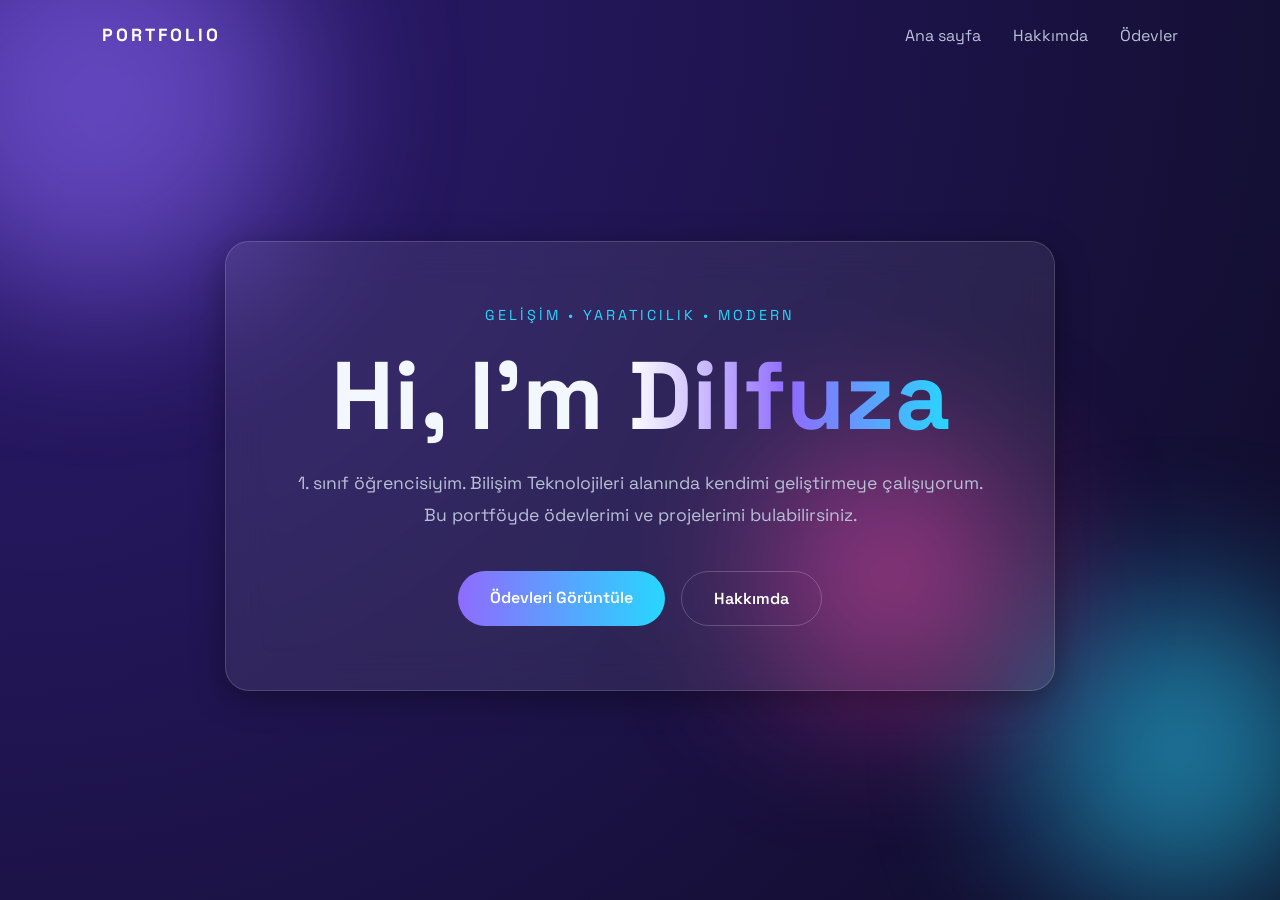
<file: index.html>
<!DOCTYPE html>
<html lang="en">
<head>
  <meta charset="UTF-8" />
  <meta name="viewport" content="width=device-width, initial-scale=1.0" />
  <title>Dilfuza | Portfolio</title>
  <link rel="preconnect" href="https://fonts.googleapis.com">
  <link rel="preconnect" href="https://fonts.gstatic.com" crossorigin>
  <link href="https://fonts.googleapis.com/css2?family=Space+Grotesk:wght@300;400;500;700&display=swap" rel="stylesheet">
  <link rel="stylesheet" href="style.css" />
</head>
<body>
  <div class="noise"></div>

  <div class="blob blob1"></div>
  <div class="blob blob2"></div>
  <div class="blob blob3"></div>

  <header>
    <nav class="navbar">
      <a href="index.html" class="logo">PORTFOLIO</a>

      <div class="nav-links">
        <a href="index.html">Ana sayfa</a>
        <a href="about.html">Hakkımda</a>
        <a href="assignments.html">Ödevler</a>
      </div>
    </nav>
  </header>

  <main class="hero">
    <div class="glass-card hero-content fade-up">
      <p class="tag">GELİŞİM • YARATICILIK • MODERN</p>

      <h1>
        Hi, I'm <span>Dilfuza</span>
      </h1>

      <p class="hero-text">
        1. sınıf öğrencisiyim. Bilişim Teknolojileri alanında kendimi geliştirmeye çalışıyorum. Bu portföyde ödevlerimi ve projelerimi bulabilirsiniz.
      </p>

      <div class="hero-buttons">
        <a href="assignments.html" class="primary-btn">Ödevleri Görüntüle</a>
        <a href="about.html" class="secondary-btn">Hakkımda</a>
      </div>
    </div>
  </main>

  <script src="script.js"></script>
</body>
</html>
</file>
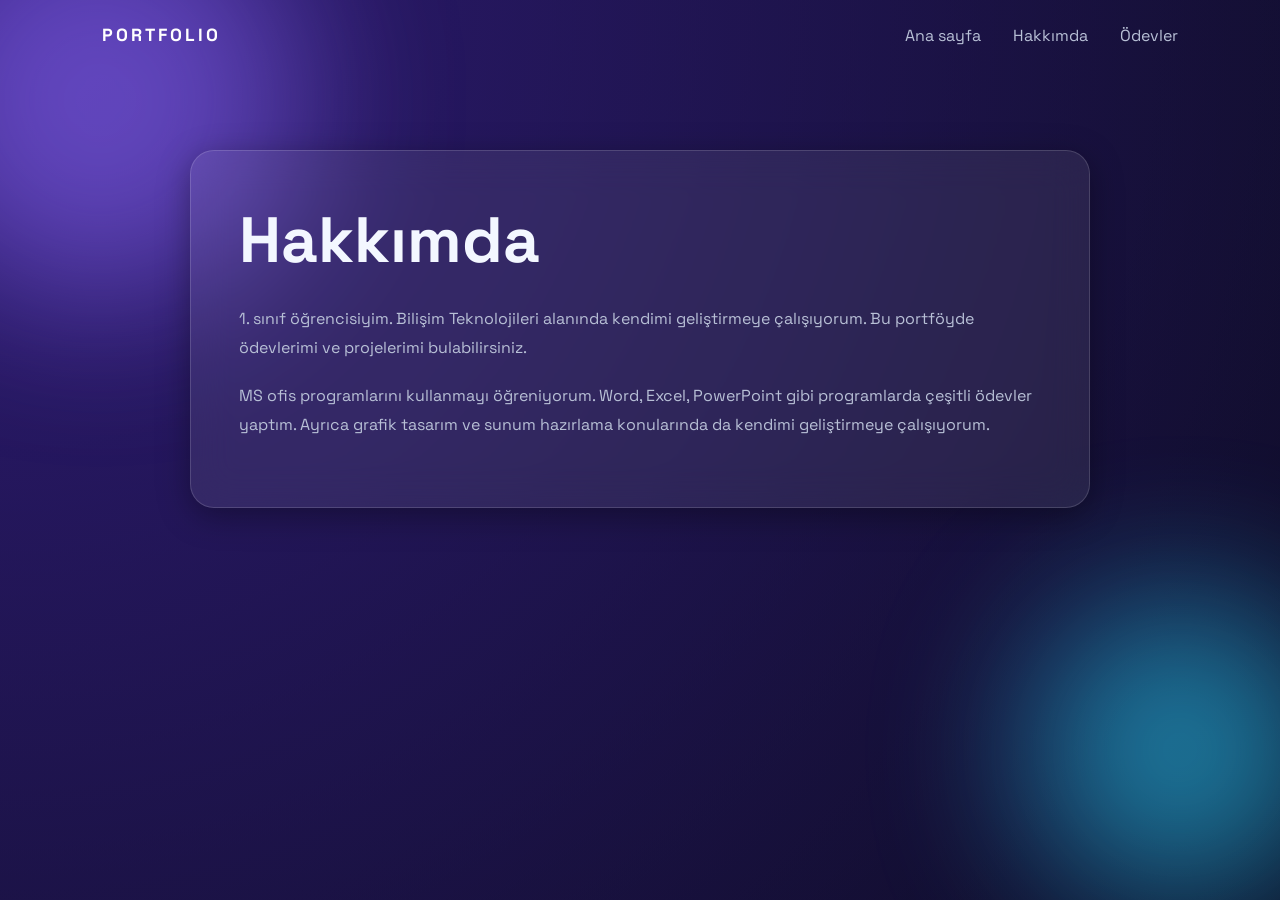
<file: about.html>
<!DOCTYPE html>
<html lang="en">
<head>
  <meta charset="UTF-8" />
  <meta name="viewport" content="width=device-width, initial-scale=1.0" />
  <title>About Me</title>
  <link rel="preconnect" href="https://fonts.googleapis.com">
  <link rel="preconnect" href="https://fonts.gstatic.com" crossorigin>
  <link href="https://fonts.googleapis.com/css2?family=Space+Grotesk:wght@300;400;500;700&display=swap" rel="stylesheet">
  <link rel="stylesheet" href="style.css" />
</head>
<body>
  <div class="noise"></div>

  <div class="blob blob1"></div>
  <div class="blob blob2"></div>

  <header>
    <nav class="navbar">
      <a href="index.html" class="logo">PORTFOLIO</a>

      <div class="nav-links">
        <a href="index.html">Ana sayfa</a>
        <a href="about.html">Hakkımda</a>
        <a href="assignments.html">Ödevler</a>
      </div>
    </nav>
  </header>

  <section class="page-section fade-up">
    <div class="glass-card about-card">
      <h1>Hakkımda</h1>

      <p>
        1. sınıf öğrencisiyim. Bilişim Teknolojileri alanında kendimi geliştirmeye çalışıyorum. Bu portföyde ödevlerimi ve projelerimi bulabilirsiniz.
      </p>

      <p>
        MS ofis programlarını kullanmayı öğreniyorum. Word, Excel, PowerPoint gibi programlarda çeşitli ödevler yaptım. Ayrıca grafik tasarım ve sunum hazırlama konularında da kendimi geliştirmeye çalışıyorum.
      </p>
    </div>
  </section>

  <script src="script.js"></script>
</body>
</html>
</file>
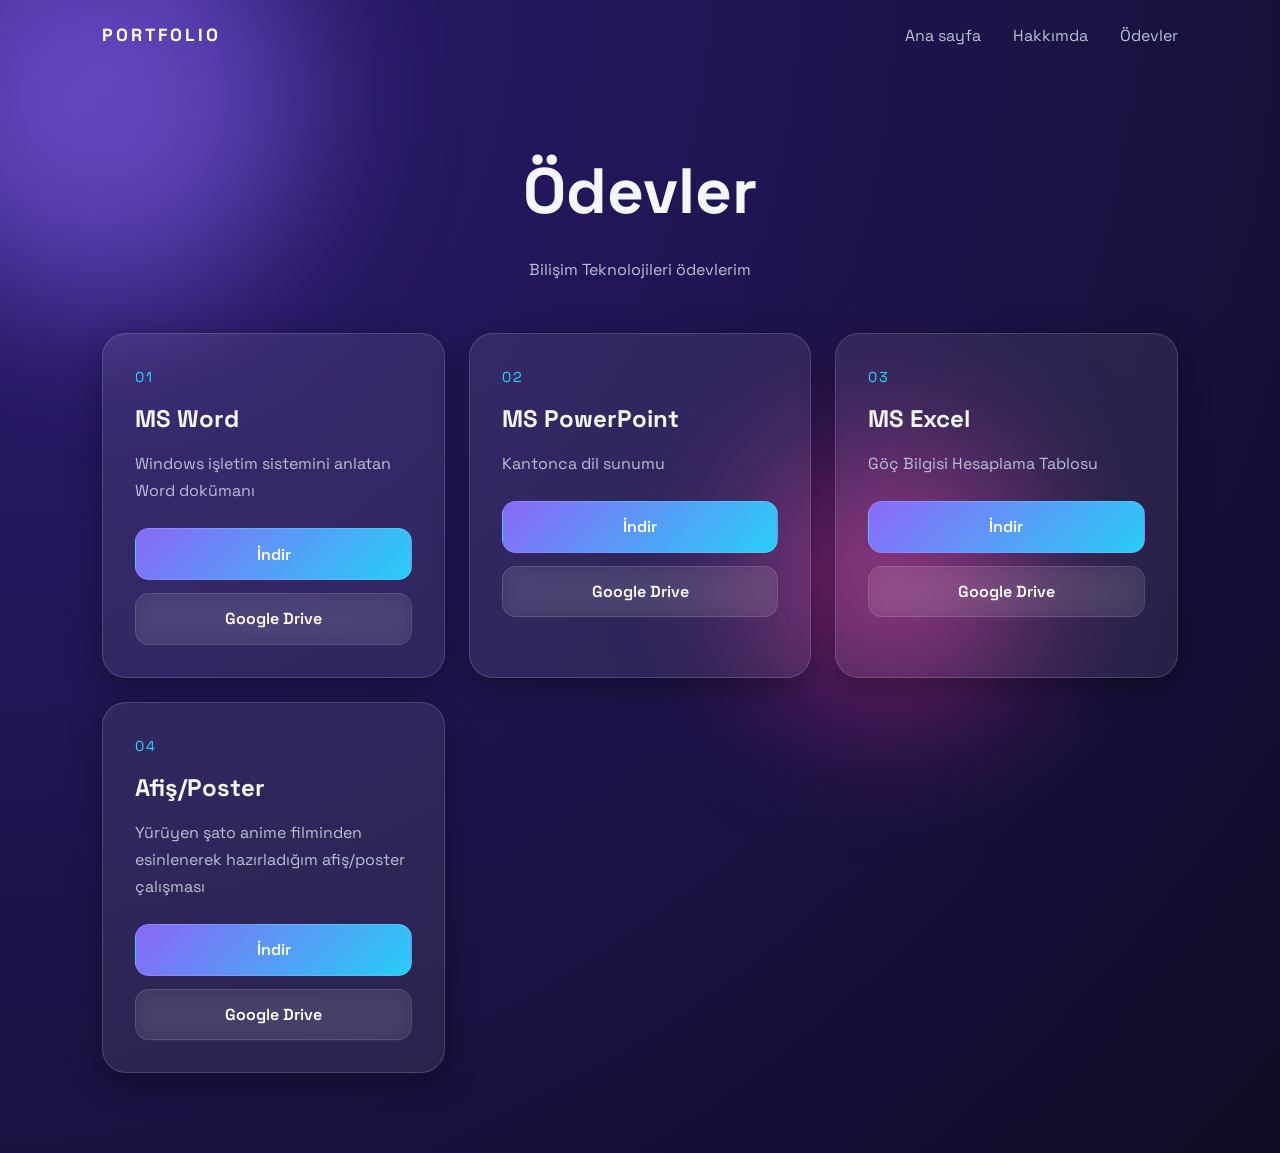
<file: assignments.html>
<!-- assignments.html -->

<!DOCTYPE html>
<html lang="en">
<head>
  <meta charset="UTF-8" />
  <meta name="viewport" content="width=device-width, initial-scale=1.0" />
  <title>Assignments</title>

  <link rel="preconnect" href="https://fonts.googleapis.com">
  <link rel="preconnect" href="https://fonts.gstatic.com" crossorigin>

  <link href="https://fonts.googleapis.com/css2?family=Space+Grotesk:wght@300;400;500;700&display=swap" rel="stylesheet">

  <link rel="stylesheet" href="style.css" />
</head>

<body>
  <div class="noise"></div>

  <div class="blob blob1"></div>
  <div class="blob blob3"></div>

  <header>
    <nav class="navbar">
      <a href="index.html" class="logo">PORTFOLIO</a>

      <div class="nav-links">
        <a href="index.html">Ana sayfa</a>
        <a href="about.html">Hakkımda</a>
        <a href="assignments.html">Ödevler</a>
      </div>
    </nav>
  </header>

  <section class="page-section fade-up">
    <div class="assignments-header">
      <h1>Ödevler</h1>
      <p>Bilişim Teknolojileri ödevlerim </p>
    </div>

    <div class="assignments-grid">

      <!-- Assignment 1 -->
      <div class="assignment-card glass-card">
        <span>01</span>

        <h2>MS Word</h2>

        <p>
          Windows işletim sistemini anlatan Word dokümanı
        </p>

        <div class="assignment-buttons">
          <a href="./files/24140873_word.docx" download class="download-btn">
            İndir
          </a>

          <a href="https://docs.google.com/document/d/162wX6_0qf65IUyFoF1FvpBJfgrYPCjVN/edit?usp=sharing&ouid=101576167615116300252&rtpof=true&sd=true" target="_blank" class="drive-btn">
            Google Drive
          </a>
        </div>
      </div>

      <!-- Assignment 2 -->
      <div class="assignment-card glass-card">
        <span>02</span>

        <h2>MS PowerPoint</h2>

        <p>
        Kantonca dil sunumu
        </p>

        <div class="assignment-buttons">
          <a href="./files/24140873_slayt.pptx" download class="download-btn">
            İndir
          </a>

          <a href="https://docs.google.com/presentation/d/1PZgoDJ38l19Ax8lF1eiUZzz5kG-3FLUN/edit?usp=sharing&ouid=101576167615116300252&rtpof=true&sd=true" target="_blank" class="drive-btn">
            Google Drive
          </a>
        </div>
      </div>

      <!-- Assignment 3 -->
      <div class="assignment-card glass-card">
        <span>03</span>

        <h2>MS Excel</h2>

        <p>
          Göç Bilgisi Hesaplama Tablosu
        </p>

        <div class="assignment-buttons">
          <a href="./files/24140873_excel_yeni.xlsx" download class="download-btn">
            İndir
          </a>

          <a href="https://docs.google.com/spreadsheets/d/1hkGD75ekcr-xoSNfbtkZRppz4LiYn2Sr/edit?usp=drivesdk&ouid=108292379360787129475&rtpof=true&sd=true" target="_blank" class="drive-btn">
            Google Drive
          </a>
        </div>
      </div>

      <!-- Assignment 4 -->
      <div class="assignment-card glass-card">
        <span>04</span>

        <h2>Afiş/Poster</h2>

        <p>
          Yürüyen şato anime filminden esinlenerek hazırladığım afiş/poster çalışması
        </p>

        <div class="assignment-buttons">
          <a href="./files/24140873_poster.jpeg" download class="download-btn">
            İndir
          </a>

          <a href="https://drive.google.com/file/d/1rwOyX5P7GmA3CAJifGbJyBTGogBKKFf_/view?usp=sharing" target="_blank" class="drive-btn">
            Google Drive
          </a>
        </div>
      </div>

    </div>
  </section>

  <script src="script.js"></script>
</body>
</html>
</file>
<file: style.css>
* {
  margin: 0;
  padding: 0;
  box-sizing: border-box;
}

:root {
  --bg: #070816;
  --text: #f3f7ff;
  --muted: #b8c0d6;
  --glass: rgba(255,255,255,0.08);
  --border: rgba(255,255,255,0.15);
  --primary: #8f6bff;
  --secondary: #27d7ff;
}

body {
  min-height: 100vh;
  overflow-x: hidden;
  font-family: 'Space Grotesk', sans-serif;
  color: var(--text);
  background:
    radial-gradient(circle at top left, #2e1b74, transparent 30%),
    radial-gradient(circle at bottom right, #004c72, transparent 30%),
    linear-gradient(135deg, #090b1a, #05060f, #0b1023);
  background-size: 400% 400%;
  animation: gradientMove 15s ease infinite;
  position: relative;
}

@keyframes gradientMove {
  0% {
    background-position: 0% 50%;
  }
  50% {
    background-position: 100% 50%;
  }
  100% {
    background-position: 0% 50%;
  }
}

.noise {
  position: fixed;
  inset: 0;
  background-image:
    url('https://www.transparenttextures.com/patterns/asfalt-light.png');
  opacity: 0.08;
  pointer-events: none;
  z-index: 1;
}

.blob {
  position: fixed;
  border-radius: 50%;
  filter: blur(80px);
  opacity: 0.55;
  animation: floatBlob 18s infinite ease-in-out alternate;
  z-index: 0;
}

.blob1 {
  width: 400px;
  height: 400px;
  background: #8f6bff;
  top: -100px;
  left: -100px;
}

.blob2 {
  width: 300px;
  height: 300px;
  background: #27d7ff;
  bottom: 0;
  right: -50px;
}

.blob3 {
  width: 250px;
  height: 250px;
  background: #ff3cac;
  top: 50%;
  left: 60%;
}

@keyframes floatBlob {
  from {
    transform: translateY(-20px) translateX(0px) scale(1);
  }
  to {
    transform: translateY(40px) translateX(40px) scale(1.2);
  }
}

.navbar {
  width: 100%;
  display: flex;
  justify-content: space-between;
  align-items: center;
  padding: 1.5rem 8%;
  position: relative;
  z-index: 5;
}

.logo {
  color: white;
  text-decoration: none;
  font-size: 1.1rem;
  letter-spacing: 3px;
  font-weight: 700;
}

.nav-links {
  display: flex;
  gap: 2rem;
}

.nav-links a {
  color: var(--muted);
  text-decoration: none;
  transition: 0.3s ease;
}

.nav-links a:hover {
  color: white;
}

.hero {
  min-height: 88vh;
  display: flex;
  justify-content: center;
  align-items: center;
  padding: 2rem;
  position: relative;
  z-index: 2;
}

.glass-card {
  background: var(--glass);
  border: 1px solid var(--border);
  backdrop-filter: blur(20px);
  -webkit-backdrop-filter: blur(20px);
  border-radius: 24px;
  box-shadow: 0 8px 32px rgba(0,0,0,0.35);
}

.hero-content {
  max-width: 850px;
  padding: 4rem;
  text-align: center;
}

.tag {
  color: var(--secondary);
  letter-spacing: 3px;
  margin-bottom: 1.5rem;
  font-size: 0.9rem;
}

.hero-content h1 {
  font-size: clamp(3rem, 8vw, 6rem);
  line-height: 1;
  margin-bottom: 1.5rem;
}

.hero-content h1 span {
  background: linear-gradient(90deg, #ffffff, #8f6bff, #27d7ff);
  -webkit-background-clip: text;
  -webkit-text-fill-color: transparent;
}

.hero-text {
  color: var(--muted);
  max-width: 700px;
  margin: auto;
  line-height: 1.8;
  font-size: 1.1rem;
}

.hero-buttons {
  margin-top: 2.5rem;
  display: flex;
  justify-content: center;
  gap: 1rem;
  flex-wrap: wrap;
}

.primary-btn,
.secondary-btn {
  padding: 1rem 2rem;
  border-radius: 999px;
  text-decoration: none;
  font-weight: 600;
  transition: 0.3s ease;
}

.primary-btn {
  background: linear-gradient(90deg, var(--primary), var(--secondary));
  color: white;
}

.secondary-btn {
  border: 1px solid rgba(255,255,255,0.2);
  color: white;
}

.primary-btn:hover,
.secondary-btn:hover {
  transform: translateY(-4px);
}

.page-section {
  position: relative;
  z-index: 2;
  padding: 5rem 8%;
}

.about-card {
  max-width: 900px;
  margin: auto;
  padding: 3rem;
}

.about-card h1,
.assignments-header h1 {
  font-size: clamp(2.5rem, 5vw, 4rem);
  margin-bottom: 1.5rem;
}

.about-card p,
.assignments-header p {
  color: var(--muted);
  line-height: 1.8;
  margin-bottom: 1.2rem;
}

.skills-grid {
  margin-top: 2rem;
  display: grid;
  grid-template-columns: repeat(auto-fit, minmax(220px, 1fr));
  gap: 1.5rem;
}

.skill-card {
  background: rgba(255,255,255,0.05);
  border: 1px solid rgba(255,255,255,0.08);
  border-radius: 18px;
  padding: 1.5rem;
}

.skill-card h3 {
  margin-bottom: 0.8rem;
}

.assignments-header {
  text-align: center;
  margin-bottom: 3rem;
}

.assignments-grid {
  display: grid;
  grid-template-columns: repeat(auto-fit, minmax(280px, 1fr));
  gap: 1.5rem;
}

.assignment-card {
  padding: 2rem;
  transition: 0.3s ease;
}

.assignment-card:hover {
  transform: translateY(-8px);
}

.assignment-card span {
  font-size: 0.9rem;
  color: var(--secondary);
  letter-spacing: 2px;
}

.assignment-card h2 {
  margin: 1rem 0;
}

.assignment-card p {
  color: var(--muted);
  line-height: 1.7;
  margin-bottom: 1.5rem;
}

.assignment-card a {
  color: white;
  text-decoration: none;
}

.fade-up {
  opacity: 0;
  transform: translateY(30px);
  animation: fadeUp 1s ease forwards;
}

@keyframes fadeUp {
  to {
    opacity: 1;
    transform: translateY(0);
  }
}

@media (max-width: 768px) {
  .navbar {
    flex-direction: column;
    gap: 1rem;
  }

  .nav-links {
    gap: 1rem;
    flex-wrap: wrap;
    justify-content: center;
  }

  .hero-content {
    padding: 2rem;
  }

  .about-card {
    padding: 2rem;
  }
}

.assignment-buttons {
  display: flex;
  gap: 0.8rem;
  margin-top: 1.5rem;
  flex-wrap: wrap;
}

.download-btn,
.drive-btn {
  flex: 1;
  min-width: 140px;
  text-align: center;
  padding: 0.9rem 1rem;
  border-radius: 14px;
  text-decoration: none;
  font-weight: 600;
  transition: 0.3s ease;
  border: 1px solid rgba(255,255,255,0.12);
}

.download-btn {
  background: linear-gradient(
    135deg,
    rgba(143,107,255,0.95),
    rgba(39,215,255,0.95)
  );

  color: white;
}

.drive-btn {
  background: rgba(255,255,255,0.06);
  color: white;
  backdrop-filter: blur(10px);
}

.download-btn:hover,
.drive-btn:hover {
  transform: translateY(-4px);
  box-shadow: 0 10px 30px rgba(0,0,0,0.3);
}

.download-btn:active,
.drive-btn:active {
  transform: scale(0.98);
}
</file>
